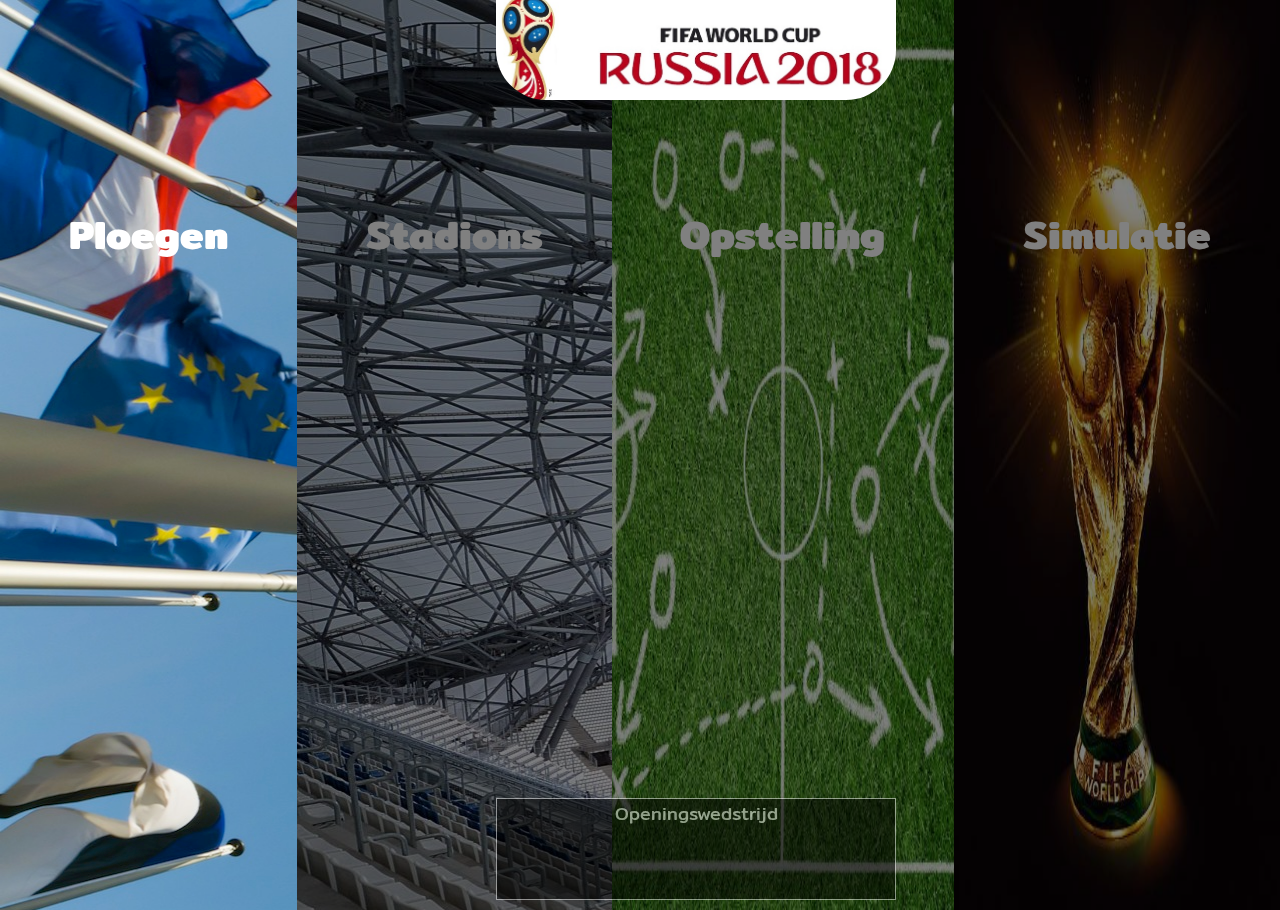
<file: index.html>
<!DOCTYPE html>
<html lang="en">
<head>
    <script src="navBar.js"></script>
    <link rel="stylesheet" type="text/css" href="style.css">
    <meta charset="UTF-8">
    <title>Home</title>
    <link href="https://fonts.googleapis.com/css?family=Mitr" rel="stylesheet">
</head>
<body id="index">
<div id="parent">
    <div id="container" style="height: 100%;">
        <ul id="flex-nav">
            <li><a href="ploegen.html">Ploegen</a></li>
            <li><a href="stadions.html">Stadions</a></li>
            <li><a href="Opstelling.html">Opstelling</a></li>
            <li><a href="ploegen.html">Simulatie</a></li>
        </ul>
    </div>

    <div id="parent-logo" style="height: 100%">
        <div id="flex-container">
            <div id="index-logo">

            </div>

            <div id="countdown">
                <p>Openingswedstrijd</p>
                <p id="counter"></p>
            </div>
        </div>
    </div>

</div>





<script>
    let countDownDate = new Date("Jun 14, 2018 17:00:00").getTime();

    let x = setInterval(function() {

        let now = new Date().getTime();
        let distance = countDownDate - now;
        let dagen = Math.floor(distance / (1000 * 60 * 60 * 24));
        let uren = Math.floor((distance % (1000 * 60 * 60 * 24)) / (1000 * 60 * 60));
        let minuten = Math.floor((distance % (1000 * 60 * 60)) / (1000 * 60));
        let seconden = Math.floor((distance % (1000 * 60)) / 1000);
        document.getElementById("counter").innerHTML = dagen + "d " + uren + "h "
            + minuten + "m " + seconden + "s";

        if (distance < 0) {
            clearInterval(x);
            document.getElementById("demo").innerHTML = "HET WK 2018 IS BEGONNEN!";
        }
    }, 1000);
</script>
</body>
</html>
</file>
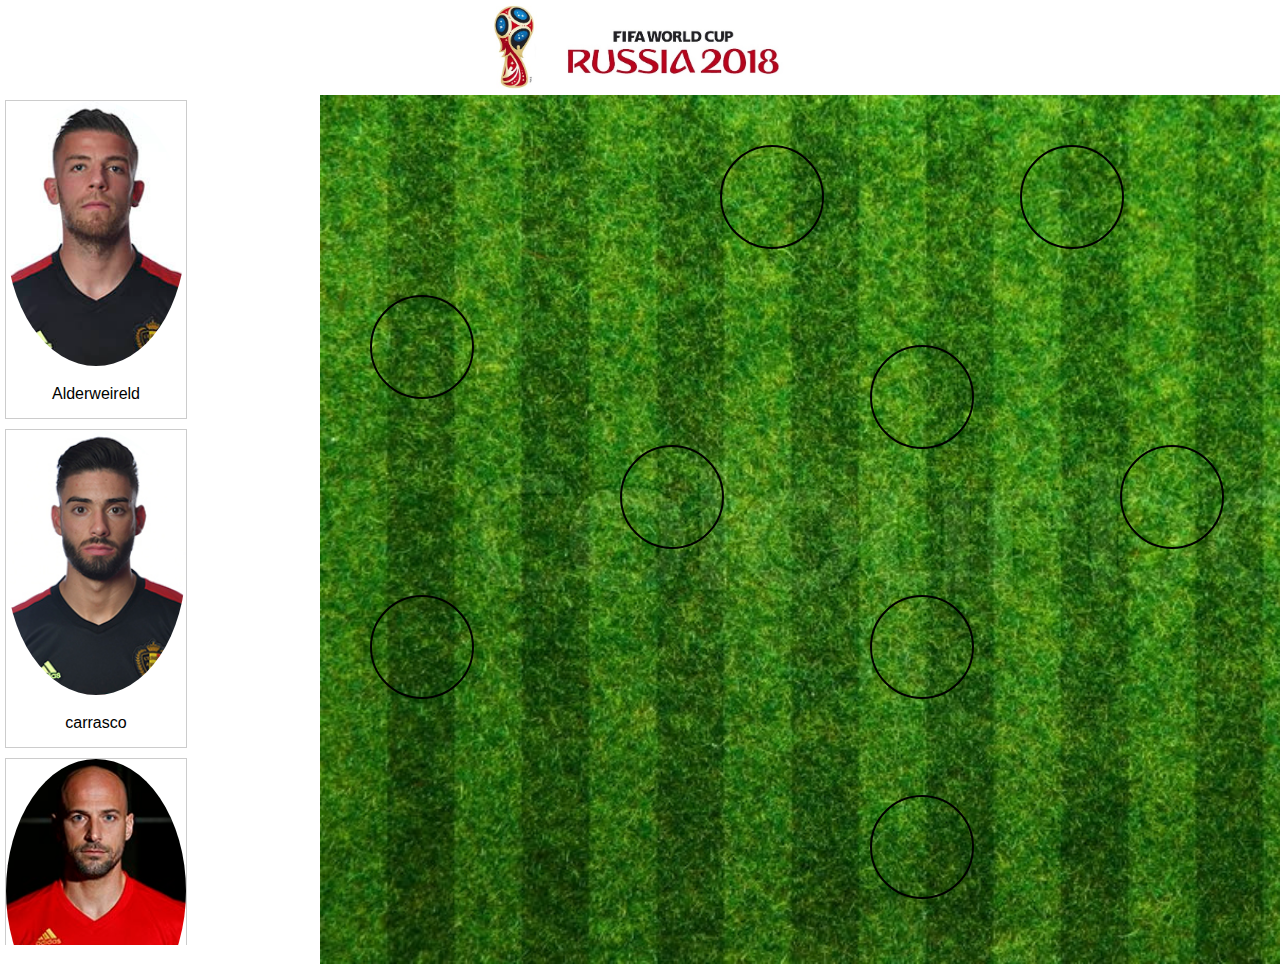
<file: Opstelling.html>
<!DOCTYPE html>
<html lang="en">
<head>
    <meta charset="UTF-8">
    <title>Opstelling</title>
    <link rel="stylesheet" href="style.css">
    <script src="JSDragAndDrop.js"></script>
</head>
<body>
    <div>
        <img src="resources/logo_wk_2018.png" class="center">
    </div>
    <div id="OpstellingFotos">
        <div class="gallery"  ondrop="drop(event)" ondragover="allowDrop(event)">
            <img src="resources/spelers/alderweireld.jpg" id="drag1" width="300" height="200" draggable="true"
                 ondragstart="drag(event)" class="img2" >
            <div class="desc">Alderweireld</div>
        </div>
        <div class="gallery"  ondrop="drop(event)" ondragover="allowDrop(event)">
            <img src="resources/spelers/carrasco.jpg" id="drag2" width="300" height="200" draggable="true"
                 ondragstart="drag(event)" class="img2">
            <div class="desc">carrasco</div>
        </div>
        <div class="gallery"  ondrop="drop(event)" ondragover="allowDrop(event)">
            <img src="resources/spelers/ciman.jpg" id="drag3" width="300" height="200" draggable="true"
                 ondragstart="drag(event)" class="img2">
            <div class="desc">ciman</div>
        </div>
        <div class="gallery" ondrop="drop(event)" ondragover="allowDrop(event)">
            <img src="resources/spelers/courtois.jpg" id="drag4" width="300" height="200" draggable="true"
                 ondragstart="drag(event)" class="img2">
            <div class="desc">courtois</div>
        </div>
        <div class="gallery" ondrop="drop(event)" ondragover="allowDrop(event)">
            <img src="resources/spelers/debruyne.jpg" id="drag5" width="300" height="200" draggable="true"
                 ondragstart="drag(event)" class="img2">
            <div class="desc">debruyne</div>
        </div>
        <div class="gallery" ondrop="drop(event)" ondragover="allowDrop(event)">
            <img src="resources/spelers/dembele.jpg" id="drag6" width="300" height="200" draggable="true"
                 ondragstart="drag(event)" class="img2">
            <div class="desc">dembele</div>
        </div>
        <div class="gallery" ondrop="drop(event)" ondragover="allowDrop(event)">
            <img src="resources/spelers/fellaini.jpg" id="drag7" width="300" height="200" draggable="true"
                 ondragstart="drag(event)" class="img2">
            <div class="desc">fellaini</div>
        </div>
        <div class="gallery" ondrop="drop(event)" ondragover="allowDrop(event)">
            <img src="resources/spelers/hazard.jpg" id="drag8" width="300" height="200" draggable="true"
                 ondragstart="drag(event)" class="img2">
            <div class="desc">hazard</div>
        </div>
        <div class="gallery" ondrop="drop(event)" ondragover="allowDrop(event)">
            <img src="resources/spelers/kompany.jpg" id="drag9" width="300" height="200" draggable="true"
                 ondragstart="drag(event)" class="img2">
            <div class="desc">kompany</div>
        </div>
        <div class="gallery" ondrop="drop(event)" ondragover="allowDrop(event)">
            <img src="resources/spelers/lukaku.jpg" id="drag10" width="300" height="200" draggable="true"
                 ondragstart="drag(event)" class="img2">
            <div class="desc">lukaku</div>
        </div>
        <div class="gallery" ondrop="drop(event)" ondragover="allowDrop(event)">
            <img src="resources/spelers/mertens.jpg" id="drag11" width="300" height="200" draggable="true"
                 ondragstart="drag(event)" class="img2">
            <div class="desc">mertens</div>
        </div>
        <div class="gallery" ondrop="drop(event)" ondragover="allowDrop(event)">
            <img src="resources/spelers/meunier.jpg" id="drag12" width="300" height="200" draggable="true"
                 ondragstart="drag(event)" class="img2">
            <div class="desc">meunier</div>
        </div>
        <div class="gallery" ondrop="drop(event)" ondragover="allowDrop(event)">
            <img src="resources/spelers/mignolet.jpg" id="drag13" width="300" height="200" draggable="true"
                 ondragstart="drag(event)" class="img2">
            <div class="desc">mignolet</div>
        </div>
        <div class="gallery" ondrop="drop(event)" ondragover="allowDrop(event)">
            <img src="resources/spelers/mirallas.jpg" id="drag14" width="300" height="200" draggable="true"
                 ondragstart="drag(event)" class="img2">
            <div class="desc">mirallas</div>
        </div>
        <div class="gallery" ondrop="drop(event)" ondragover="allowDrop(event)">
            <img src="resources/spelers/naingolan.jpg" id="drag15" width="300" height="200" draggable="true"
                 ondragstart="drag(event)" class="img2">
            <div class="desc">naingolan</div>
        </div>
        <div class="gallery" ondrop="drop(event)" ondragover="allowDrop(event)">
            <img src="resources/spelers/origi.jpg" id="drag16" width="300" height="200" draggable="true"
                 ondragstart="drag(event)" class="img2">
            <div class="desc">origi</div>
        </div>
        <div class="gallery" ondrop="drop(event)" ondragover="allowDrop(event)">
            <img src="resources/spelers/tielemans.jpg" id="drag17" width="300" height="200" draggable="true"
                 ondragstart="drag(event)" class="img2">
            <div class="desc">tielemans</div>
        </div>
        <div class="gallery" ondrop="drop(event)" ondragover="allowDrop(event)">
            <img src="resources/spelers/vertonghen.jpg" id="drag18" width="300" height="200" draggable="true"
                 ondragstart="drag(event)" class="img2">
            <div class="desc">vertonghen</div>
        </div>
        <div class="gallery" ondrop="drop(event)" ondragover="allowDrop(event)">
            <img src="resources/spelers/vermaelen.jpg"  id="drag19" width="300" height="200" draggable="true"
                 ondragstart="drag(event)" class="img2">
            <div class="desc">vermaelen</div>
        </div>
        <div class="gallery" ondrop="drop(event)" ondragover="allowDrop(event)">
            <img src="resources/spelers/witsel.jpg"  id="drag20" width="300" height="200" draggable="true"
                 ondragstart="drag(event)" class="img2">
            <div class="desc">witsel</div>
        </div>
    </div>
    <div id="OpstellingFotos2">
        <div class="circleBase" ondrop="drop(event)" ondragover="allowDrop(event)" style="left: 400px; top: 50px"></div>
        <div class="circleBase" ondrop="drop(event)" ondragover="allowDrop(event)" style="left: 700px; top: 50px"></div>
        <div class="circleBase" ondrop="drop(event)" ondragover="allowDrop(event)" style="left: 50px; top: 200px"></div>
        <div class="circleBase" ondrop="drop(event)" ondragover="allowDrop(event)" style="left: 550px; top: 250px"></div>
        <div class="circleBase" ondrop="drop(event)" ondragover="allowDrop(event)" style="left: 1100px; top: 200px"></div>
        <div class="circleBase" ondrop="drop(event)" ondragover="allowDrop(event)" style="left: 300px; top: 350px"></div>
        <div class="circleBase" ondrop="drop(event)" ondragover="allowDrop(event)" style="left: 800px; top: 350px"></div>
        <div class="circleBase" ondrop="drop(event)" ondragover="allowDrop(event)" style="left: 50px; top: 500px"></div>
        <div class="circleBase" ondrop="drop(event)" ondragover="allowDrop(event)" style="left: 550px; top: 500px"></div>
        <div class="circleBase" ondrop="drop(event)" ondragover="allowDrop(event)" style="left: 1100px; top: 500px"></div>
        <div class="circleBase" ondrop="drop(event)" ondragover="allowDrop(event)" style="left: 550px; top: 700px"></div>
        <img src="resources/veld.jpg" height="175%" width="160%">
    </div>
</body>
</html>
</file>
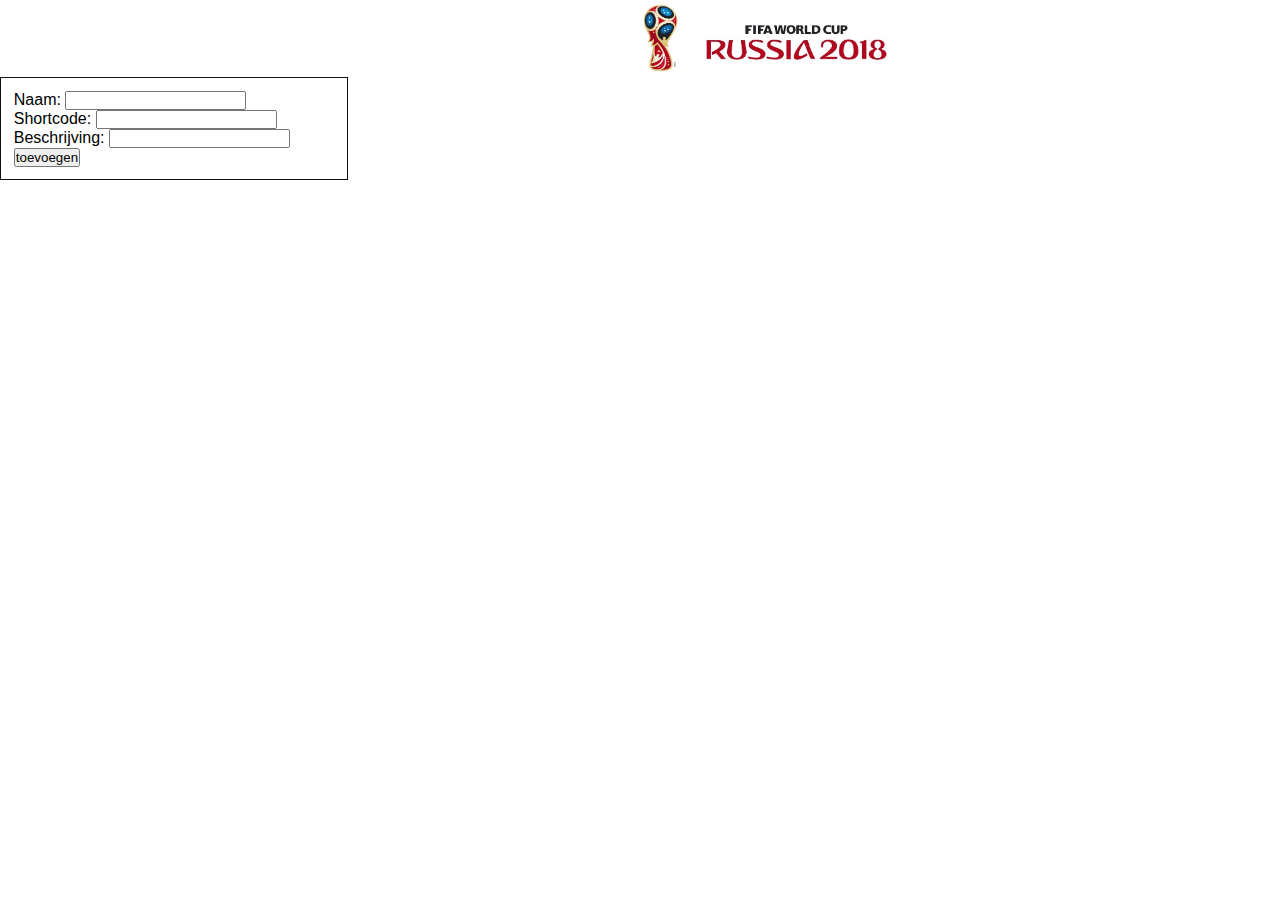
<file: ploegen.html>
<!DOCTYPE html>
<html lang="en">
<head>
    <meta charset="UTF-8">
    <title>Title</title>
    <link rel="stylesheet" href="style.css">
    <script src="JSploegen.js">
        showDivs(event);

    </script>
</head>
<body onload="showDivs(event)">
<div id="imgContainer">
<img id="wklogo" src="foto's/logo_wk_2018.png">
</div>
<div id="addForm" > </div>

<form id="info" method="post" onsubmit="return createDiv(event)">
    Naam: <input type = text maxlength="" name="naam" />
    <br>
    Shortcode: <input type="text" maxlength="" name="shortcode"/>
    <br>
    Beschrijving: <input type="text" maxlength="" name="beschrijving"/>
    <br>
    <input type="submit" id="addCountry" value="toevoegen"/>
</form>
<div id="ploegen">

</div>
</body>
</html>
</file>
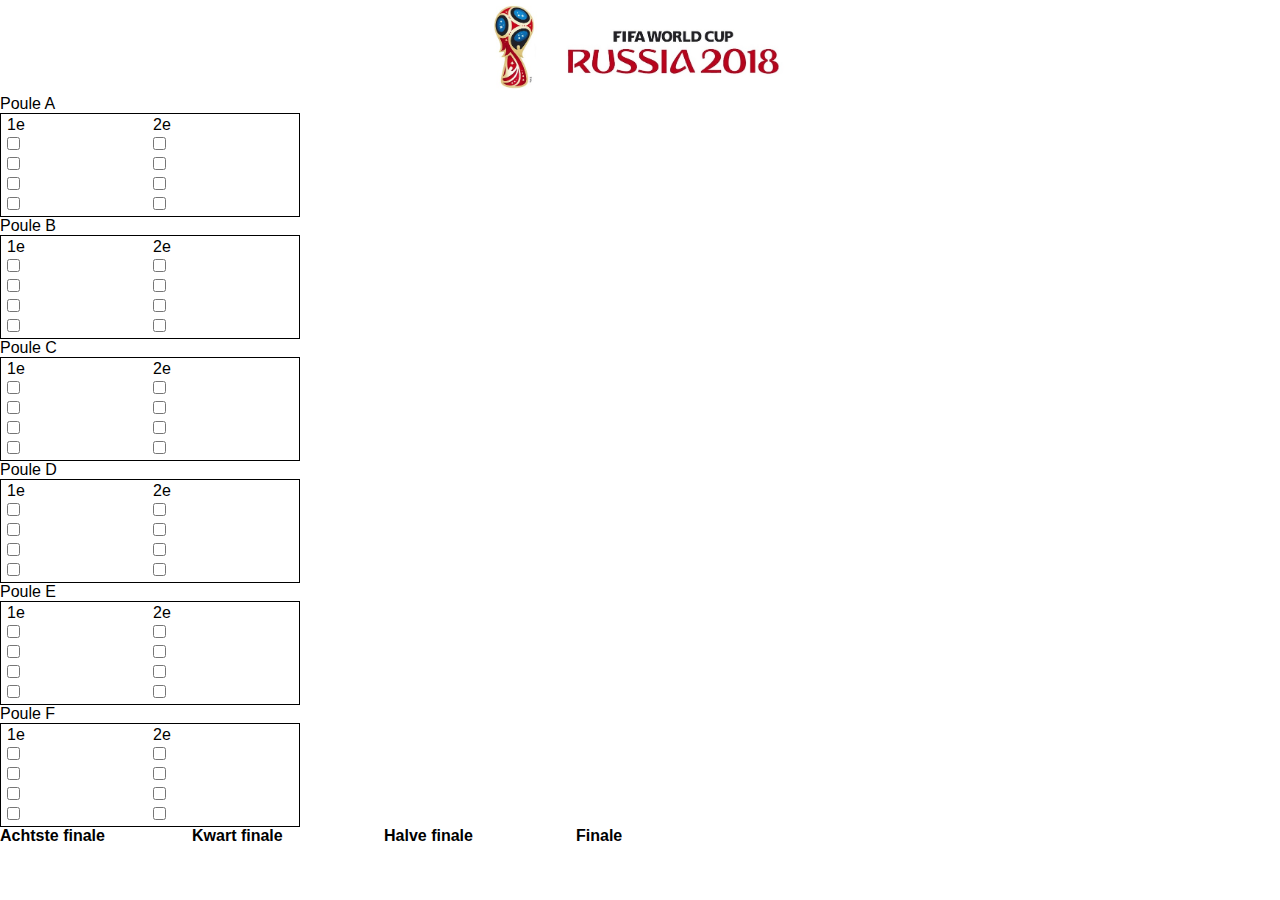
<file: Simulatie.html>
<!DOCTYPE html>
<html lang="en">
<head>
    <meta charset="UTF-8">
    <title>Simulatie</title>
    <link rel="stylesheet" href="style.css">
    <script src="resources/poules/poules.js"></script>
</head>
<body>
    <div>
        <img src="resources/logo_wk_2018.png" class="center">
    </div>
    <div style="width: 700px; float: left;">
        <table class="Groepsfase">
            <thead>Poule A</thead>
            <tr>
                <td></td>
                <td></td>
                <td>1e</td>
                <td>2e</td>
            </tr>
            <tr>
                <td></td>
                <td></td>
                <td><input type="checkbox"></td>
                <td><input type="checkbox"></td>
            </tr>
            <tr>
                <td></td>
                <td></td>
                <td><input type="checkbox"></td>
                <td><input type="checkbox"></td>
            </tr>
            <tr>
                <td></td>
                <td></td>
                <td><input type="checkbox"></td>
                <td><input type="checkbox"></td>
            </tr>
            <tr>
                <td></td>
                <td></td>
                <td><input type="checkbox"></td>
                <td><input type="checkbox"></td>
            </tr>
        </table>
        <table class="Groepsfase">
            <thead>Poule B</thead>
            <tr>
                <td></td>
                <td></td>
                <td>1e</td>
                <td>2e</td>
            </tr>
            <tr>
                <td></td>
                <td></td>
                <td><input type="checkbox"></td>
                <td><input type="checkbox"></td>
            </tr>
            <tr>
                <td></td>
                <td></td>
                <td><input type="checkbox"></td>
                <td><input type="checkbox"></td>
            </tr>
            <tr>
                <td></td>
                <td></td>
                <td><input type="checkbox"></td>
                <td><input type="checkbox"></td>
            </tr>
            <tr>
                <td></td>
                <td></td>
                <td><input type="checkbox"></td>
                <td><input type="checkbox"></td>
            </tr>
        </table>
        <table  class="Groepsfase">
            <thead>Poule C</thead>
            <tr>
                <td></td>
                <td></td>
                <td>1e</td>
                <td>2e</td>
            </tr>
            <tr>
                <td></td>
                <td></td>
                <td><input type="checkbox"></td>
                <td><input type="checkbox"></td>
            </tr>
            <tr>
                <td></td>
                <td></td>
                <td><input type="checkbox"></td>
                <td><input type="checkbox"></td>
            </tr>
            <tr>
                <td></td>
                <td></td>
                <td><input type="checkbox"></td>
                <td><input type="checkbox"></td>
            </tr>
            <tr>
                <td></td>
                <td></td>
                <td><input type="checkbox"></td>
                <td><input type="checkbox"></td>
            </tr>
        </table>
        <table  class="Groepsfase">
            <thead>Poule D</thead>
            <tr>
                <td></td>
                <td></td>
                <td>1e</td>
                <td>2e</td>
            </tr>
            <tr>
                <td></td>
                <td></td>
                <td><input type="checkbox"></td>
                <td><input type="checkbox"></td>
            </tr>
            <tr>
                <td></td>
                <td></td>
                <td><input type="checkbox"></td>
                <td><input type="checkbox"></td>
            </tr>
            <tr>
                <td></td>
                <td></td>
                <td><input type="checkbox"></td>
                <td><input type="checkbox"></td>
            </tr>
            <tr>
                <td></td>
                <td></td>
                <td><input type="checkbox"></td>
                <td><input type="checkbox"></td>
            </tr>
        </table>
        <table  class="Groepsfase">
            <thead>Poule E</thead>
            <tr>
                <td></td>
                <td></td>
                <td>1e</td>
                <td>2e</td>
            </tr>
            <tr>
                <td></td>
                <td></td>
                <td><input type="checkbox"></td>
                <td><input type="checkbox"></td>
            </tr>
            <tr>
                <td></td>
                <td></td>
                <td><input type="checkbox"></td>
                <td><input type="checkbox"></td>
            </tr>
            <tr>
                <td></td>
                <td></td>
                <td><input type="checkbox"></td>
                <td><input type="checkbox"></td>
            </tr>
            <tr>
                <td></td>
                <td></td>
                <td><input type="checkbox"></td>
                <td><input type="checkbox"></td>
            </tr>
        </table>
        <table  class="Groepsfase">
            <thead>Poule F</thead>
            <tr>
                <td></td>
                <td></td>
                <td>1e</td>
                <td>2e</td>
            </tr>
            <tr>
                <td></td>
                <td></td>
                <td><input type="checkbox"></td>
                <td><input type="checkbox"></td>
            </tr>
            <tr>
                <td></td>
                <td></td>
                <td><input type="checkbox"></td>
                <td><input type="checkbox"></td>
            </tr>
            <tr>
                <td></td>
                <td></td>
                <td><input type="checkbox"></td>
                <td><input type="checkbox"></td>
            </tr>
            <tr>
                <td></td>
                <td></td>
                <td><input type="checkbox"></td>
                <td><input type="checkbox"></td>
            </tr>
        </table>
    </div>
    <div style="float: left">
        <div class="knockout">
            <h4>Achtste finale</h4>
        </div>
        <div class="knockout">
            <h4>Kwart finale</h4>
        </div>
        <div class="knockout">
            <h4>Halve finale</h4>
        </div>
        <div class="knockout">
            <h4>Finale</h4>
        </div>
    </div>
</body>
</html>
</file>
<file: style.css>
/*CSS FERRE*/
* {
    font-family: 'Mitr', sans-serif;
    margin: 0;
    padding: 0;
}


dialog#dialog{
    width: 500px;
    bottom: 0;
    right: 0;
    left: 0;
    top: 0;
    margin: auto;
    display: none;
}
.dialog{
    display: inline;
}

html, body#index{
    height: 100%;
}

div#flex-dialog{
    flex-grow: 1;
    text-align: center;
    display: flex;
    flex-direction: column;
}

ul#flex-nav{
    position: relative;
    height: 100%;
    list-style-type: none;
    margin: 0px;
    padding: 0px;
    display: flex;
}

.label{
    padding-top: 45px;
}

ul li {
    line-height: 450px;
    font-size: 40px;
    flex-grow: 1;
    height: 100%;
    padding-top: 10px;
    color: #fffffb;
    font-weight: bold;
    text-align: center;

}

ul li a {
    color:white;
    display: block;
    text-decoration: none;
}

#parent{
    height: 100%;
}

#parent-logo{
    position: absolute;
    left: 35%;
    right: 50%;
    top: 0px;
}

ul li:first-child{
    background: url("foto's/flags.jpg") no-repeat;
    filter: brightness(50%);

}
ul li:nth-child(2){
    background: url("foto's/stadions.jpg") no-repeat;
    filter: brightness(50%);
}
ul li:nth-child(3){
    background: url("foto's/opstelling.jpeg") no-repeat center;
    background-size: 150% 100%;
    object-fit: cover;
    filter: brightness(50%);
}
ul li:last-child  {
    background: url("foto's/fifa-world-cup-beker.jpg") no-repeat center;
    background-size: 200% 100%;
    object-fit: cover;
    filter: brightness(50%);
}

ul li:hover{
    filter: brightness(100%);
}

div#flex-container{
    width: 400px;
    height: 100%;
    margin-left: 25%;
    margin-right: 50%;
    display: flex;
    flex-direction: row;
    flex-wrap: wrap;
    align-items: stretch;
    flex-grow: 1;
}

div#index-logo{
    border-radius: 0px 0px 50px 50px;
    background: url("./resources/logo_wk_2018.png") no-repeat center;
    background-size: 100%;
    align-self: flex-start;
    height: 100px;
    width: 100%;
}

div#countdown{
    border: solid white 1px;
    opacity: 0.5;
    height: 100px;
    width: 100%;
    text-align: center;
    background-color: black;
    color: white;
    align-self: flex-end;
}


div#countdown p:nth-child(1){font-size: 18px;}
div#countdown p:last-child{font-size: 30px; margin-top: 10px;}








































































/*CSS YARI*/
#OpstellingFotos {
    width: 25%;
    float: left;
    clear: both;
    overflow: scroll;
    height: 850px;
}
#OpstellingFotos2 {
    float: left;
    position: relative;
}
div.gallery {
    margin: 5px;
    border: 1px solid #ccc;
    float: left;
    width: 180px;
}
div.gallery:hover {
    border: 1px solid #777;
}
div.gallery img {
    width: 100%;
    height: auto;
}
div.desc {
    padding: 15px;
    text-align: center;
}
.center {
    display: block;
    margin-left: auto;
    margin-right: auto;
    width: 300px;
    height: auto;
}
.circleBase {
    border-radius: 50%;
    width: 100px;
    height: 100px;
    border: 2px solid black;
    position: absolute;
}
.img2 {
    max-width:100%;
    max-height:100%;
    border-radius: 50%;
}

.Groepsfase {
    border: 1px solid black;
    width: 300px;
    height: 100px;
}
.knockout {
    float: left;
    width: 15vw
}


.autosize {
    width: 30%;
}









































































































/*CSS SANDER*/
#imgContainer{
    display: flex;
    margin-right: 30vw;
    justify-content: flex-end;
    flex-direction: row;
    clear:both;
}
#info{
    border:1px;
    border-color: #111111;
    border-style: solid;
    width: 25vw;
    padding: 1vw;

}
#addForm{
    border:1px;
}
#wklogo{
    width: 20vw;
    height:6vw;
}
#ploegen{
    list-style-type: none;
    margin: 0px;
    padding: 0px;
    display: flex;
    flex-direction: row;
    flex-wrap: wrap;

}
#ploegen div {
    border:1px;
    border-style: solid;
    width: 31vw;
    margin: 10px;

}
#ploegen div img{
    justify-content: flex-start;
    width: 30%;

}
#ploegen div span{
    justify-content: center;
    font-size: larger;
    font-family: "Arial Black";
    padding:10px;
    align-items: flex-end;
    font-size: 40px;
}
#ploegen div p{
    justify-content: flex-start;
    clear:both;
    padding: 50px;
    font-size: xx-large;

}
</file>
